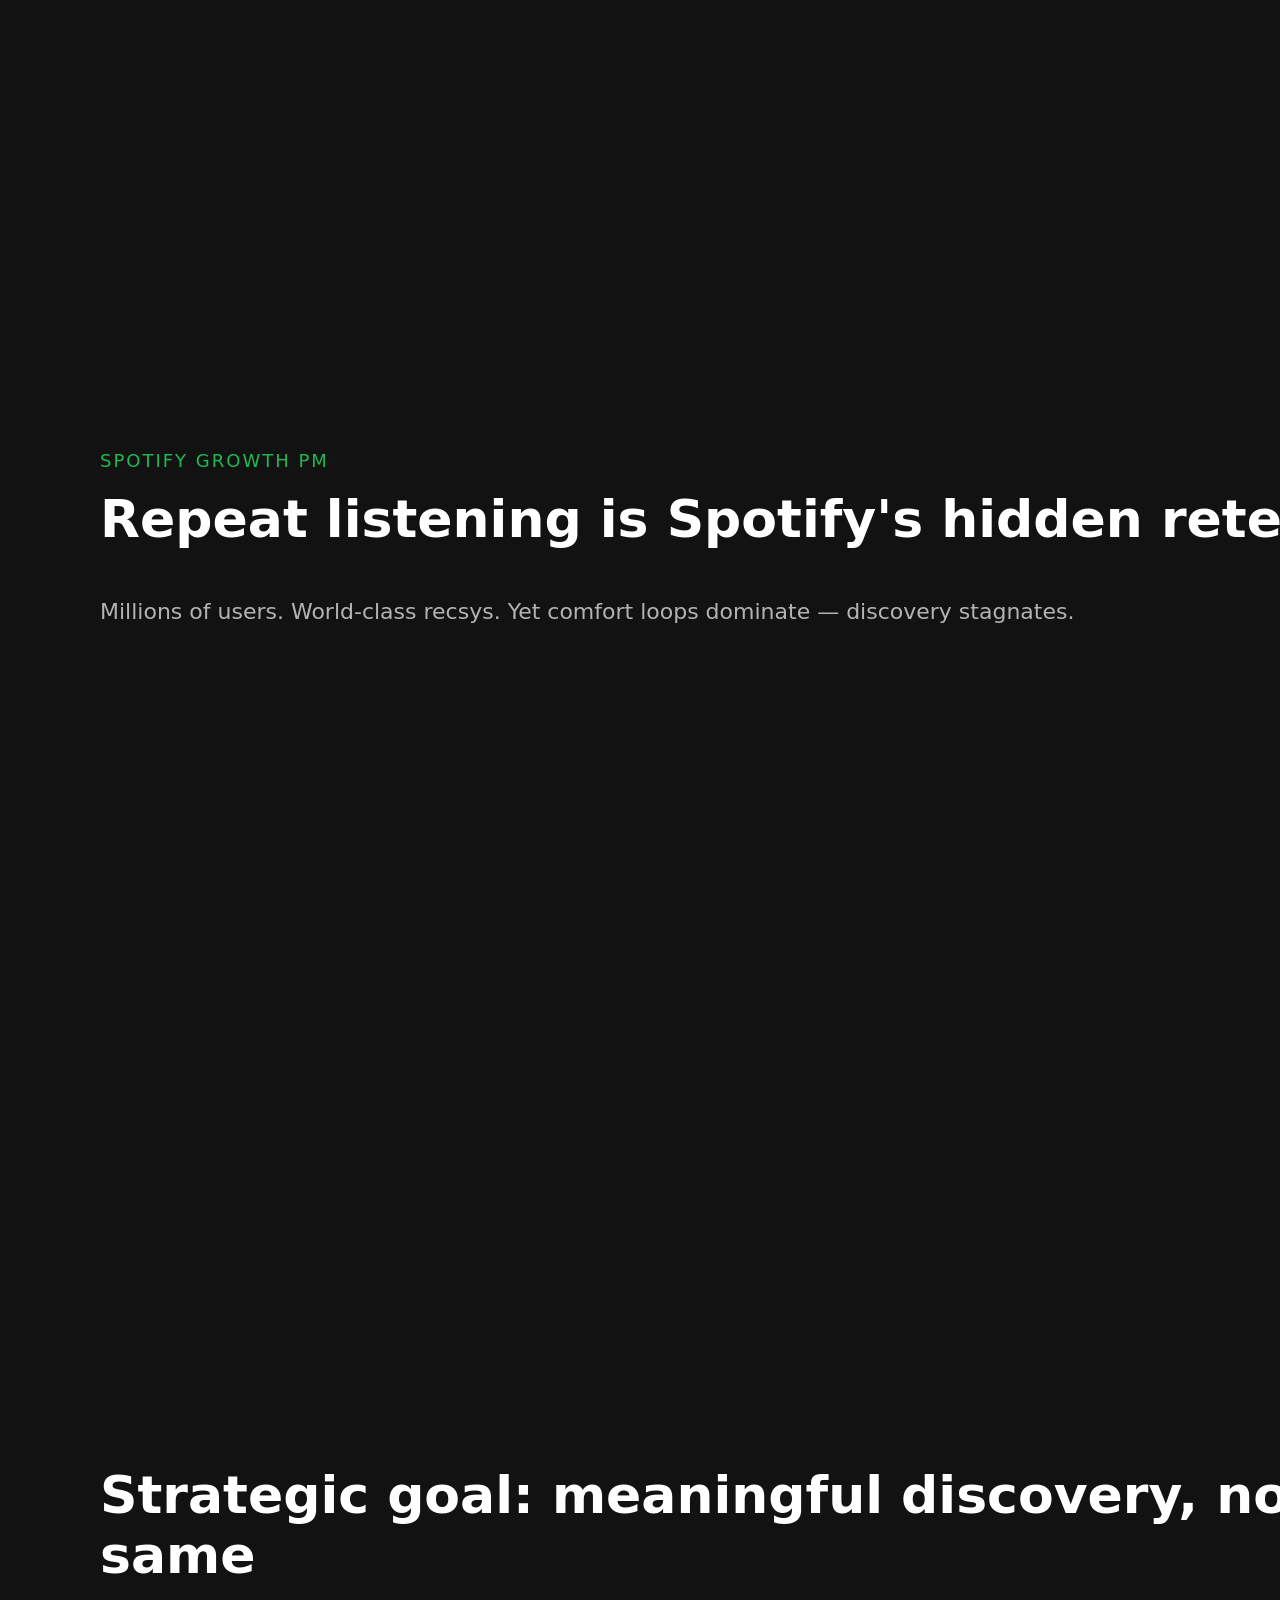
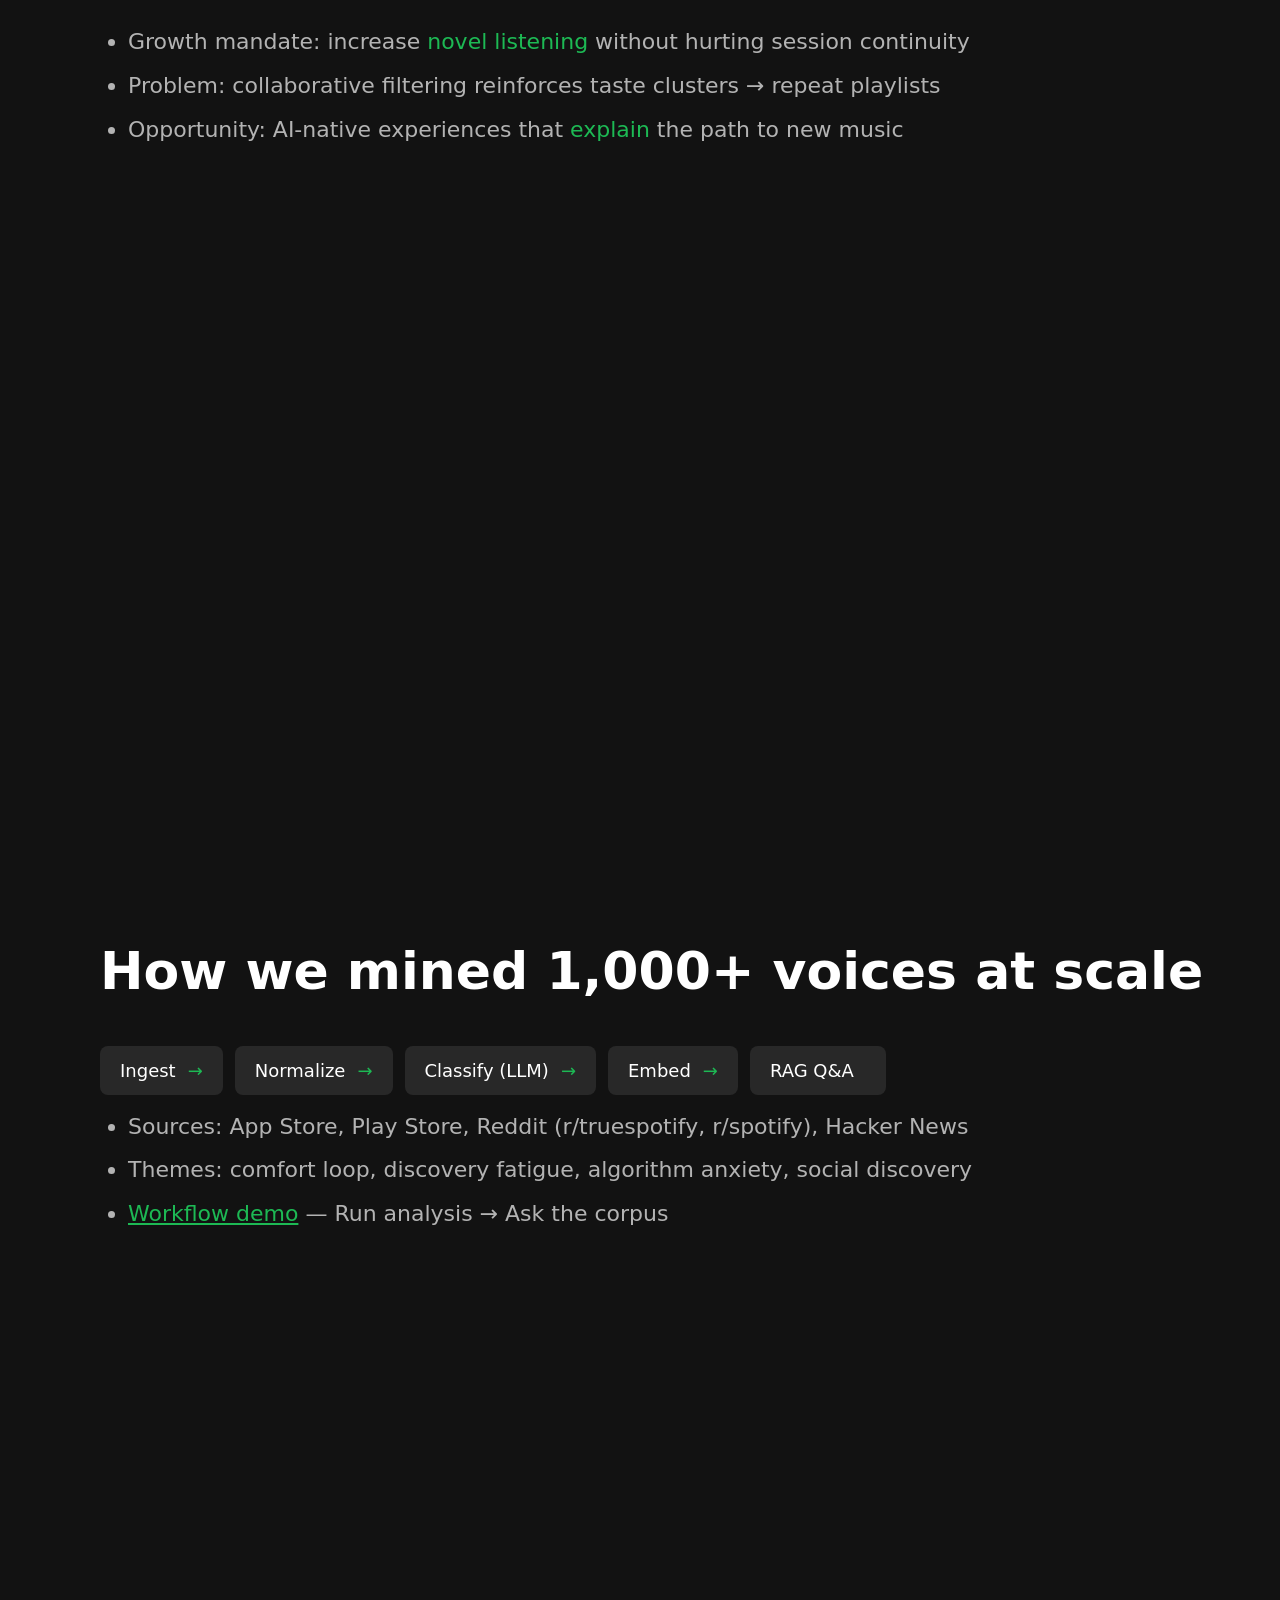
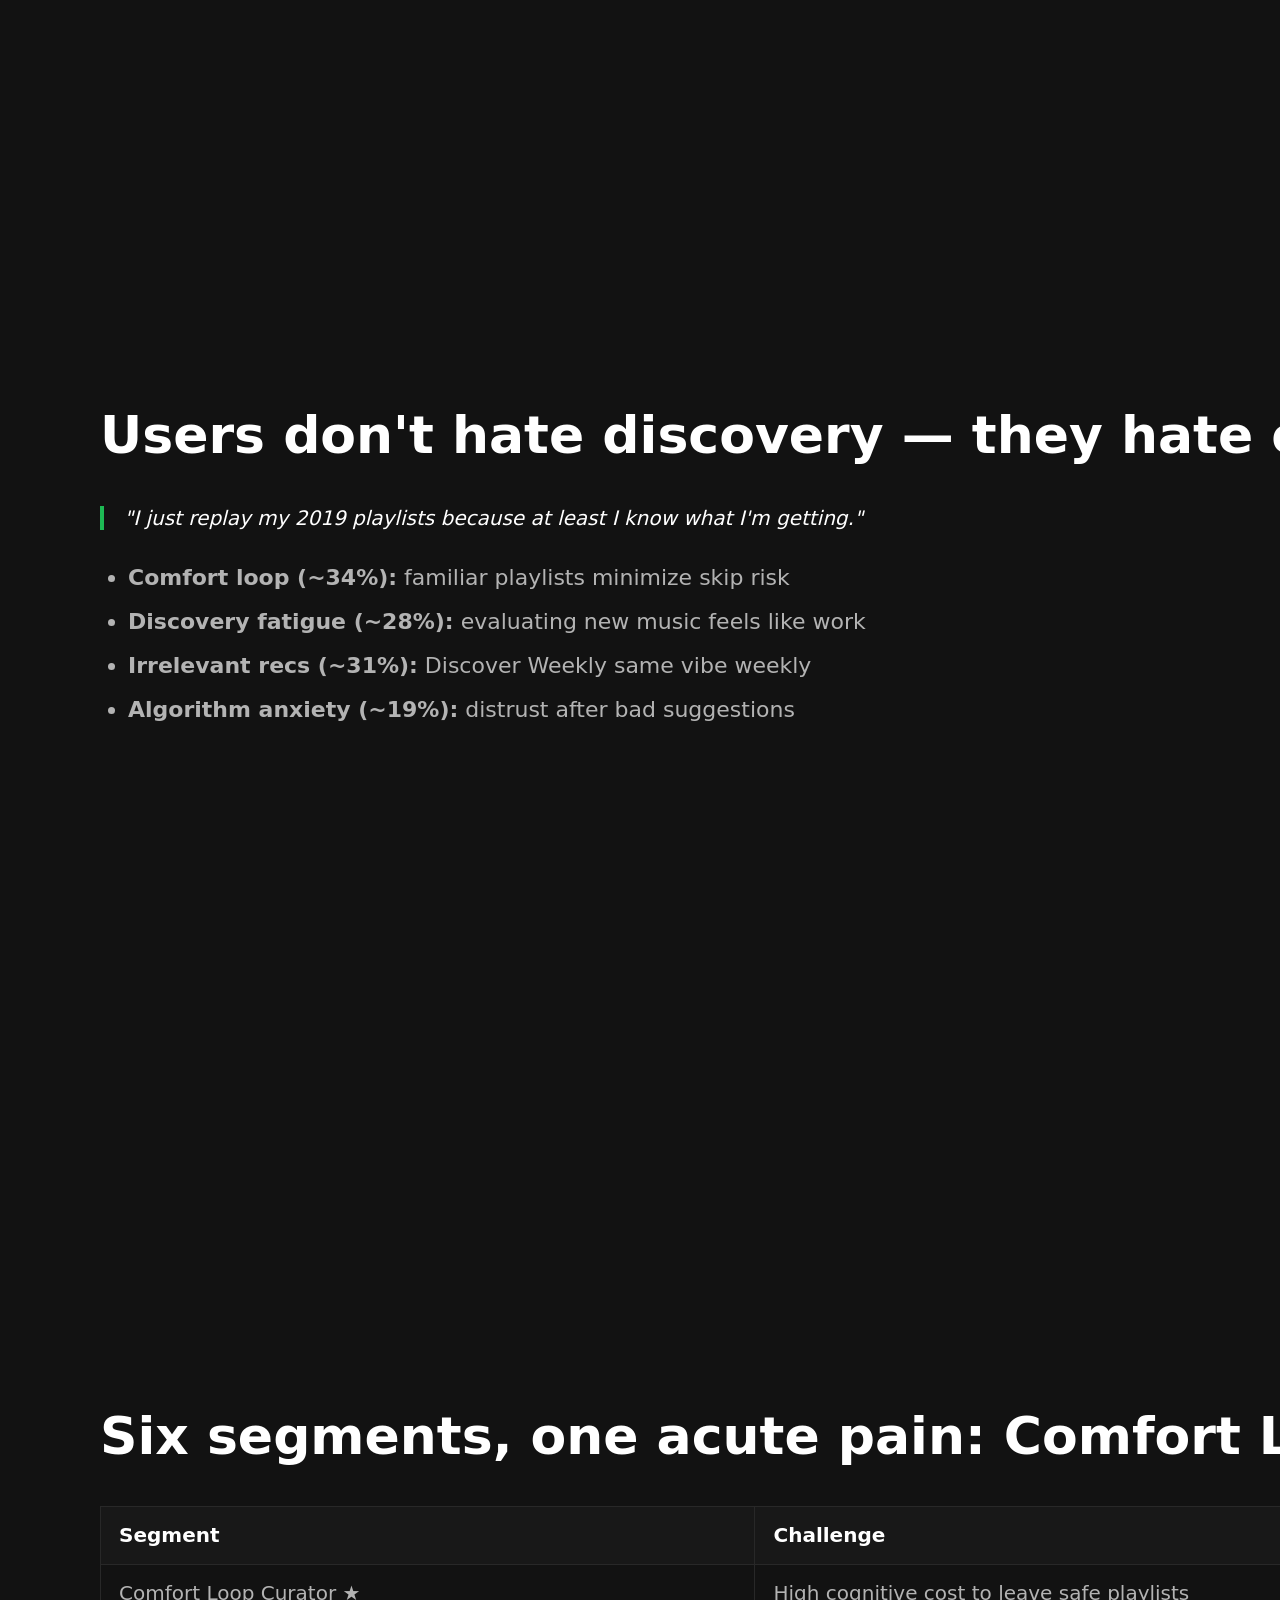
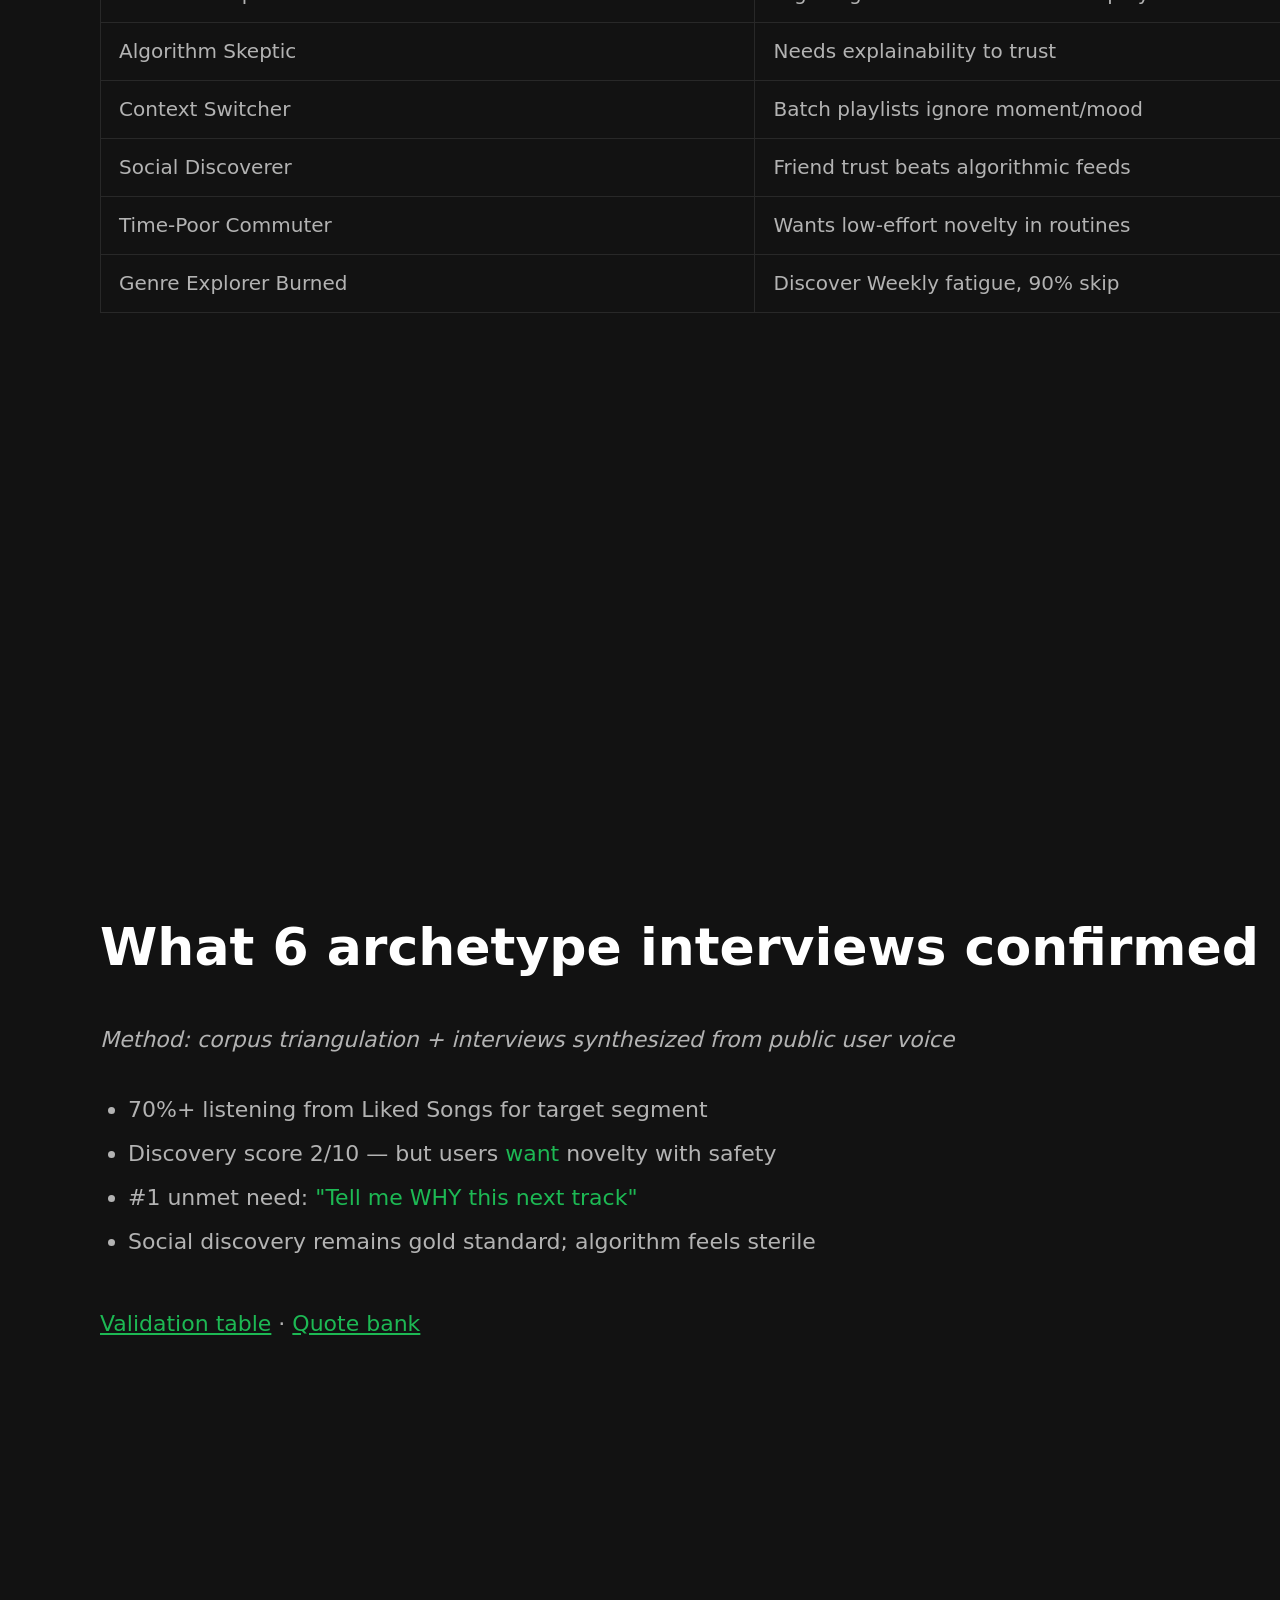
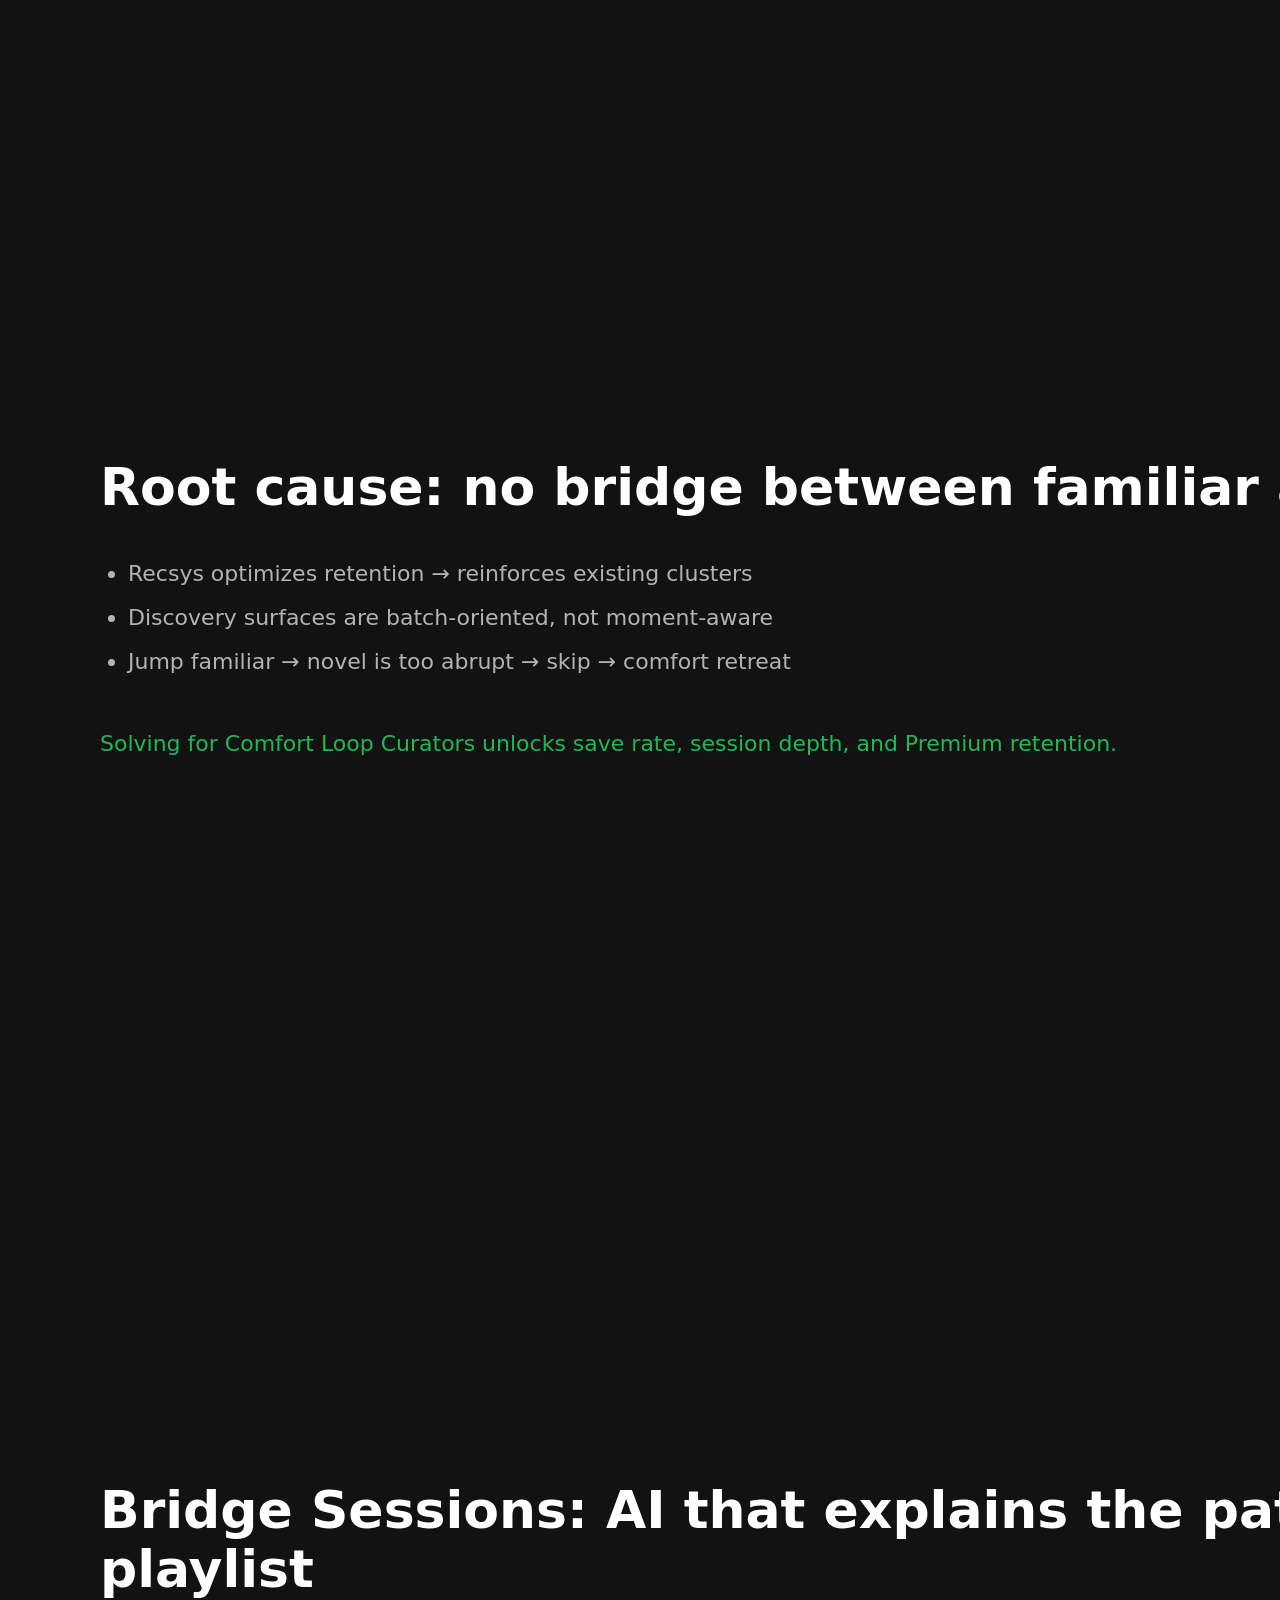
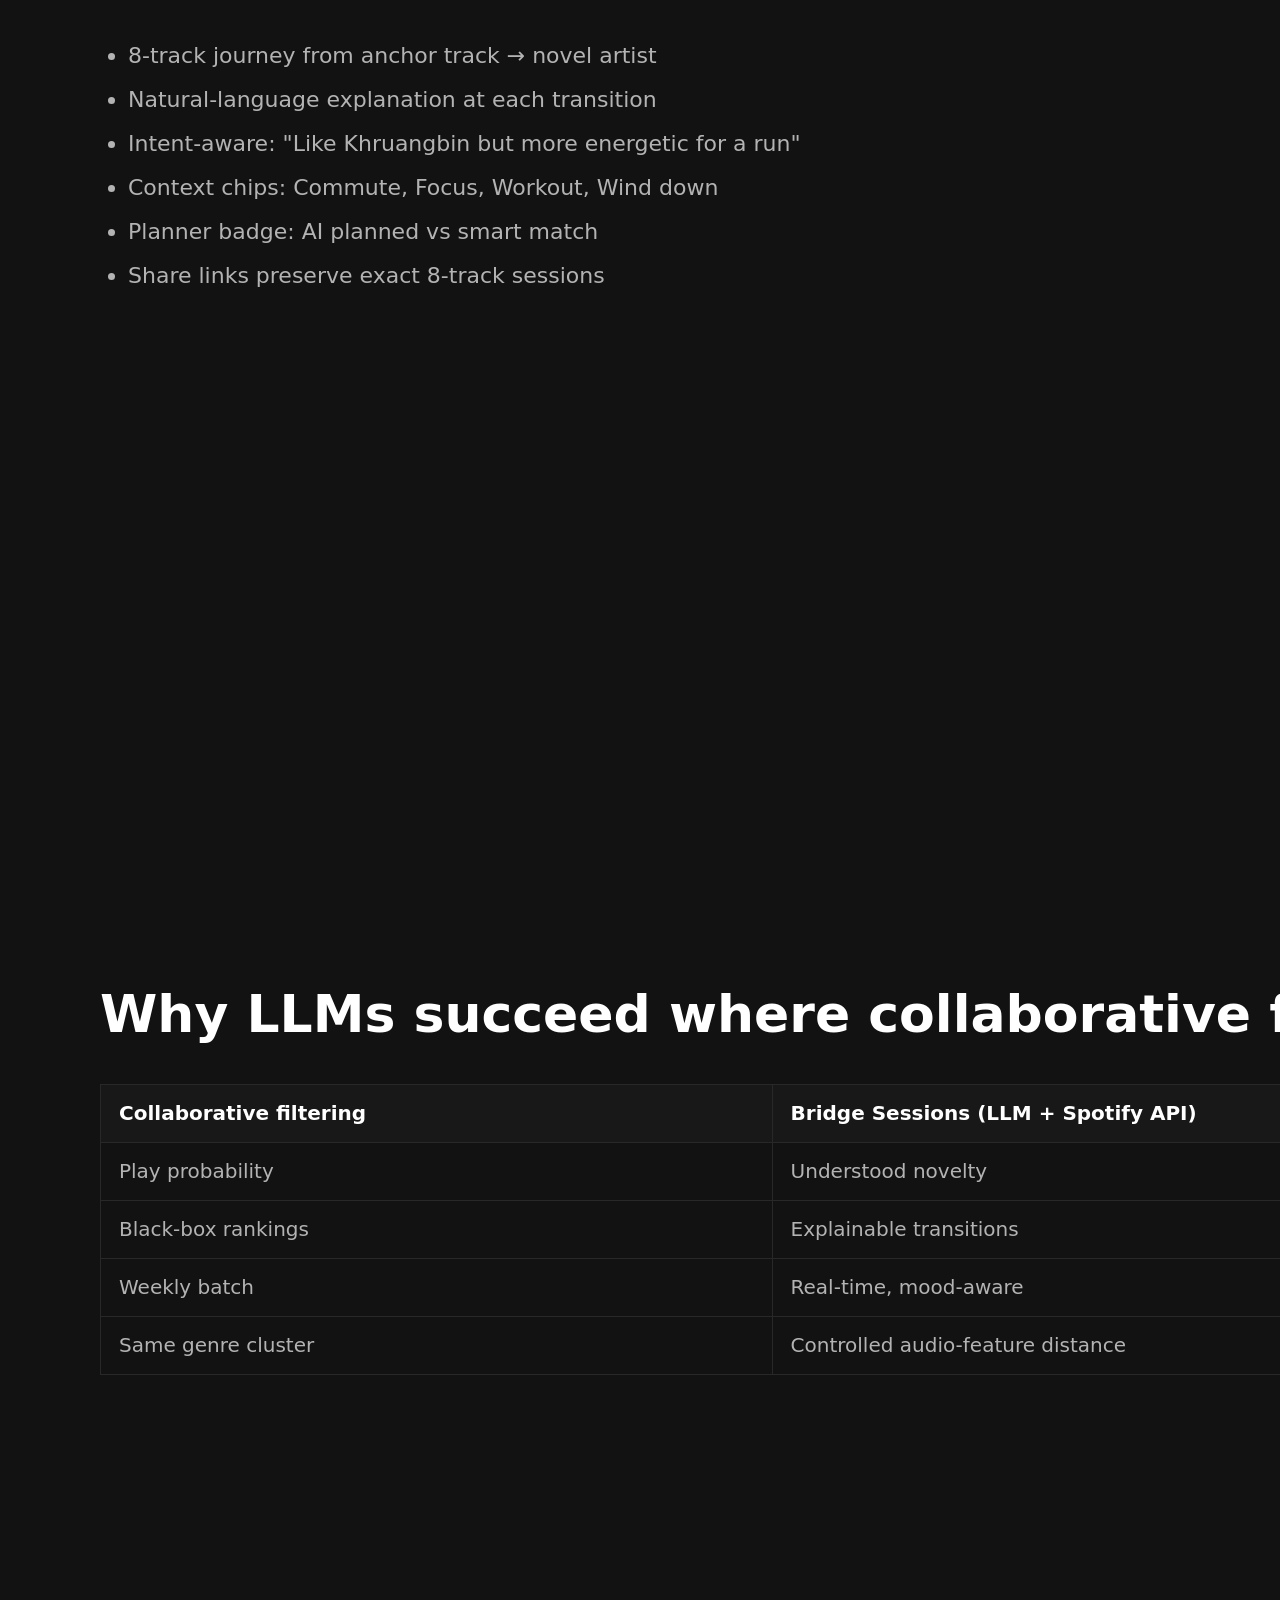
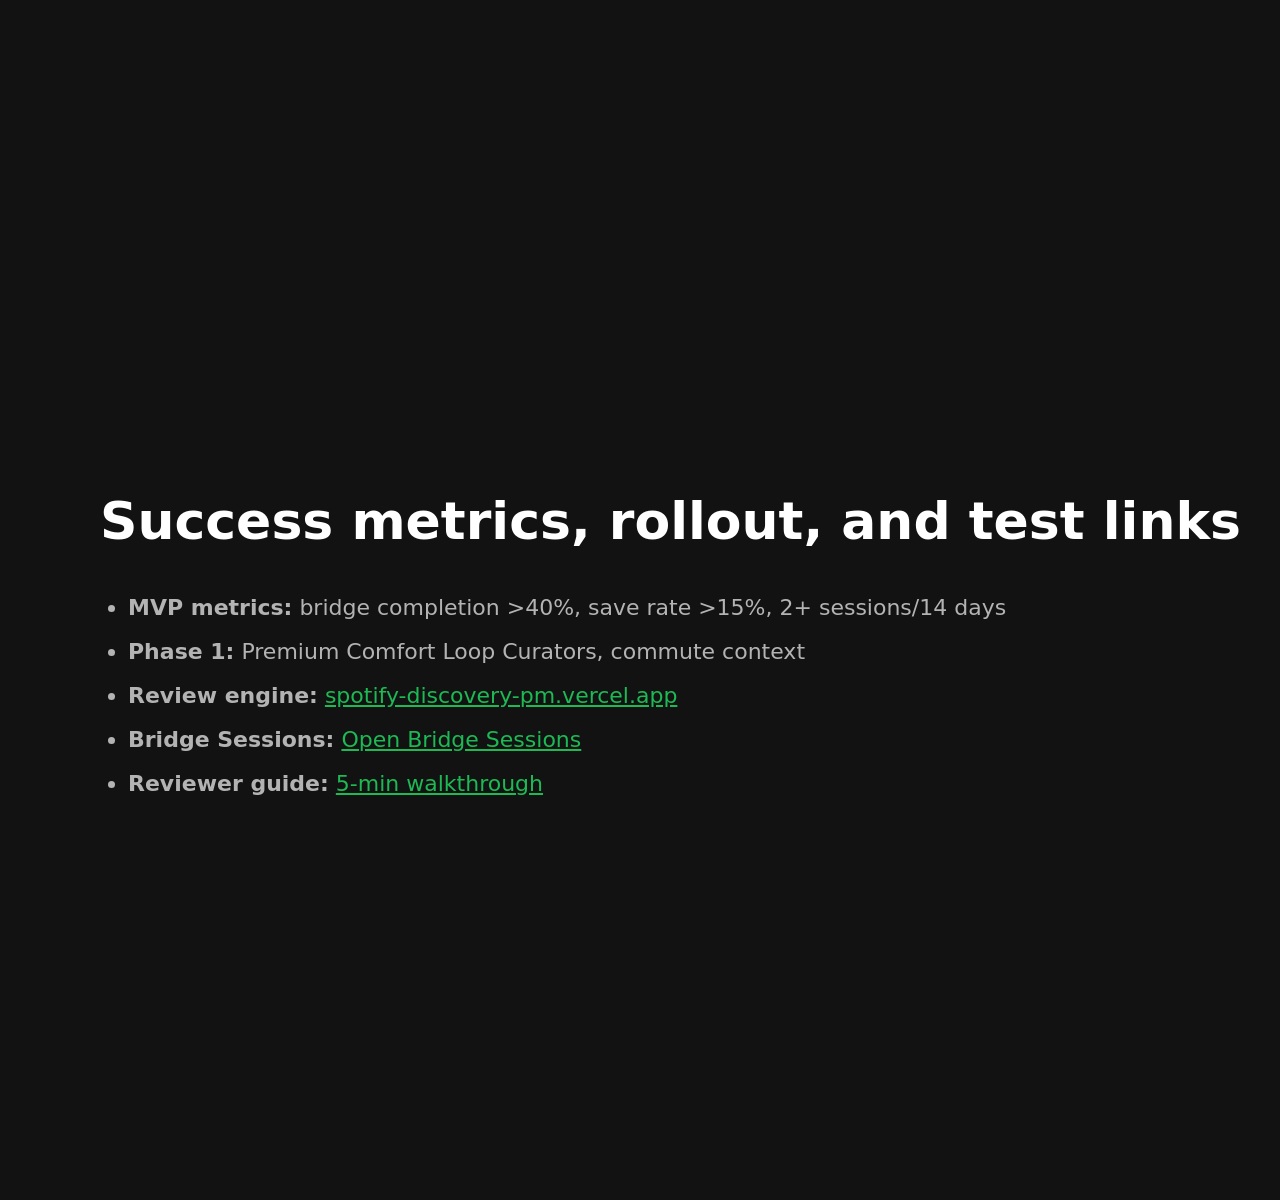
<file: deck/index.html>
<!DOCTYPE html>
<html lang="en">
<head>
  <meta charset="UTF-8" />
  <title>NL Spotify — Discovery PM Deck</title>
  <style>
    @page { size: 1920px 1080px; margin: 0; }
    * { box-sizing: border-box; }
    body { margin: 0; font-family: Inter, system-ui, sans-serif; background: #000; }
    .slide {
      width: 1920px; height: 1080px; padding: 80px 100px;
      background: #121212; color: #fff; page-break-after: always;
      display: flex; flex-direction: column; justify-content: center;
    }
    h1 { font-size: 52px; margin: 0 0 24px; line-height: 1.15; color: #fff; }
    h2 { font-size: 38px; margin: 0 0 20px; color: #1db954; }
    p, li, td, th { font-size: 22px; line-height: 1.45; color: #b3b3b3; }
    ul { padding-left: 28px; }
    li { margin-bottom: 12px; }
    .accent { color: #1db954; }
    .tag { font-size: 18px; color: #1db954; text-transform: uppercase; letter-spacing: 2px; margin-bottom: 16px; }
    table { border-collapse: collapse; width: 100%; margin-top: 16px; }
    th, td { border: 1px solid #282828; padding: 14px 18px; text-align: left; font-size: 20px; }
    th { background: #181818; color: #fff; }
    a { color: #1db954; }
    .flow { display: flex; gap: 12px; flex-wrap: wrap; margin-top: 20px; }
    .flow span { background: #282828; padding: 14px 20px; border-radius: 8px; font-size: 18px; color: #fff; }
    .flow span::after { content: "→"; margin-left: 12px; color: #1db954; }
    .flow span:last-child::after { content: ""; }
    .quote { border-left: 4px solid #1db954; padding-left: 20px; font-style: italic; font-size: 20px; margin: 16px 0; color: #fff; }
    @media print { .slide { page-break-after: always; } }
  </style>
</head>
<body>

<section class="slide">
  <p class="tag">Spotify Growth PM</p>
  <h1>Repeat listening is Spotify's hidden retention risk</h1>
  <p>Millions of users. World-class recsys. Yet comfort loops dominate — discovery stagnates.</p>
</section>

<section class="slide">
  <h1>Strategic goal: meaningful discovery, not more of the same</h1>
  <ul>
    <li>Growth mandate: increase <span class="accent">novel listening</span> without hurting session continuity</li>
    <li>Problem: collaborative filtering reinforces taste clusters → repeat playlists</li>
    <li>Opportunity: AI-native experiences that <span class="accent">explain</span> the path to new music</li>
  </ul>
</section>

<section class="slide">
  <h1>How we mined 1,000+ voices at scale</h1>
  <div class="flow">
    <span>Ingest</span><span>Normalize</span><span>Classify (LLM)</span><span>Embed</span><span>RAG Q&amp;A</span>
  </div>
  <ul>
    <li>Sources: App Store, Play Store, Reddit (r/truespotify, r/spotify), Hacker News</li>
    <li>Themes: comfort loop, discovery fatigue, algorithm anxiety, social discovery</li>
    <li><a href="https://github.com/attideep/spotify-discovery-pm">Workflow demo</a> — Run analysis → Ask the corpus</li>
  </ul>
</section>

<section class="slide">
  <h1>Users don't hate discovery — they hate opaque jumps</h1>
  <div class="quote">"I just replay my 2019 playlists because at least I know what I'm getting."</div>
  <ul>
    <li><strong>Comfort loop (~34%):</strong> familiar playlists minimize skip risk</li>
    <li><strong>Discovery fatigue (~28%):</strong> evaluating new music feels like work</li>
    <li><strong>Irrelevant recs (~31%):</strong> Discover Weekly same vibe weekly</li>
    <li><strong>Algorithm anxiety (~19%):</strong> distrust after bad suggestions</li>
  </ul>
</section>

<section class="slide">
  <h1>Six segments, one acute pain: Comfort Loop Curators</h1>
  <table>
    <tr><th>Segment</th><th>Challenge</th></tr>
    <tr><td>Comfort Loop Curator ★</td><td>High cognitive cost to leave safe playlists</td></tr>
    <tr><td>Algorithm Skeptic</td><td>Needs explainability to trust</td></tr>
    <tr><td>Context Switcher</td><td>Batch playlists ignore moment/mood</td></tr>
    <tr><td>Social Discoverer</td><td>Friend trust beats algorithmic feeds</td></tr>
    <tr><td>Time-Poor Commuter</td><td>Wants low-effort novelty in routines</td></tr>
    <tr><td>Genre Explorer Burned</td><td>Discover Weekly fatigue, 90% skip</td></tr>
  </table>
</section>

<section class="slide">
  <h1>What 6 archetype interviews confirmed</h1>
  <p><em>Method: corpus triangulation + interviews synthesized from public user voice</em></p>
  <ul>
    <li>70%+ listening from Liked Songs for target segment</li>
    <li>Discovery score 2/10 — but users <span class="accent">want</span> novelty with safety</li>
    <li>#1 unmet need: <span class="accent">"Tell me WHY this next track"</span></li>
    <li>Social discovery remains gold standard; algorithm feels sterile</li>
  </ul>
  <p><a href="../interviews/validation_table.md">Validation table</a> · <a href="../interviews/quote_bank.md">Quote bank</a></p>
</section>

<section class="slide">
  <h1>Root cause: no bridge between familiar and novel</h1>
  <ul>
    <li>Recsys optimizes retention → reinforces existing clusters</li>
    <li>Discovery surfaces are batch-oriented, not moment-aware</li>
    <li>Jump familiar → novel is too abrupt → skip → comfort retreat</li>
  </ul>
  <p class="accent">Solving for Comfort Loop Curators unlocks save rate, session depth, and Premium retention.</p>
</section>

<section class="slide">
  <h1>Bridge Sessions: AI that explains the path, not just the playlist</h1>
  <ul>
    <li>8-track journey from anchor track → novel artist</li>
    <li>Natural-language explanation at each transition</li>
    <li>Intent-aware: "Like Khruangbin but more energetic for a run"</li>
    <li>Context chips: Commute, Focus, Workout, Wind down</li>
    <li>Planner badge: AI planned vs smart match</li>
    <li>Share links preserve exact 8-track sessions</li>
  </ul>
</section>

<section class="slide">
  <h1>Why LLMs succeed where collaborative filtering plateaus</h1>
  <table>
    <tr><th>Collaborative filtering</th><th>Bridge Sessions (LLM + Spotify API)</th></tr>
    <tr><td>Play probability</td><td>Understood novelty</td></tr>
    <tr><td>Black-box rankings</td><td>Explainable transitions</td></tr>
    <tr><td>Weekly batch</td><td>Real-time, mood-aware</td></tr>
    <tr><td>Same genre cluster</td><td>Controlled audio-feature distance</td></tr>
  </table>
</section>

<section class="slide">
  <h1>Success metrics, rollout, and test links</h1>
  <ul>
    <li><strong>MVP metrics:</strong> bridge completion >40%, save rate >15%, 2+ sessions/14 days</li>
    <li><strong>Phase 1:</strong> Premium Comfort Loop Curators, commute context</li>
    <li><strong>Review engine:</strong> <a href="https://spotify-discovery-pm.vercel.app">spotify-discovery-pm.vercel.app</a></li>
    <li><strong>Bridge Sessions:</strong> <a href="https://spotify-discovery-pm.vercel.app/#bridge">Open Bridge Sessions</a></li>
    <li><strong>Reviewer guide:</strong> <a href="https://github.com/attideep/spotify-discovery-pm/blob/main/docs/REVIEWER_WALKTHROUGH.md">5-min walkthrough</a></li>
  </ul>
</section>

</body>
</html>
</file>
